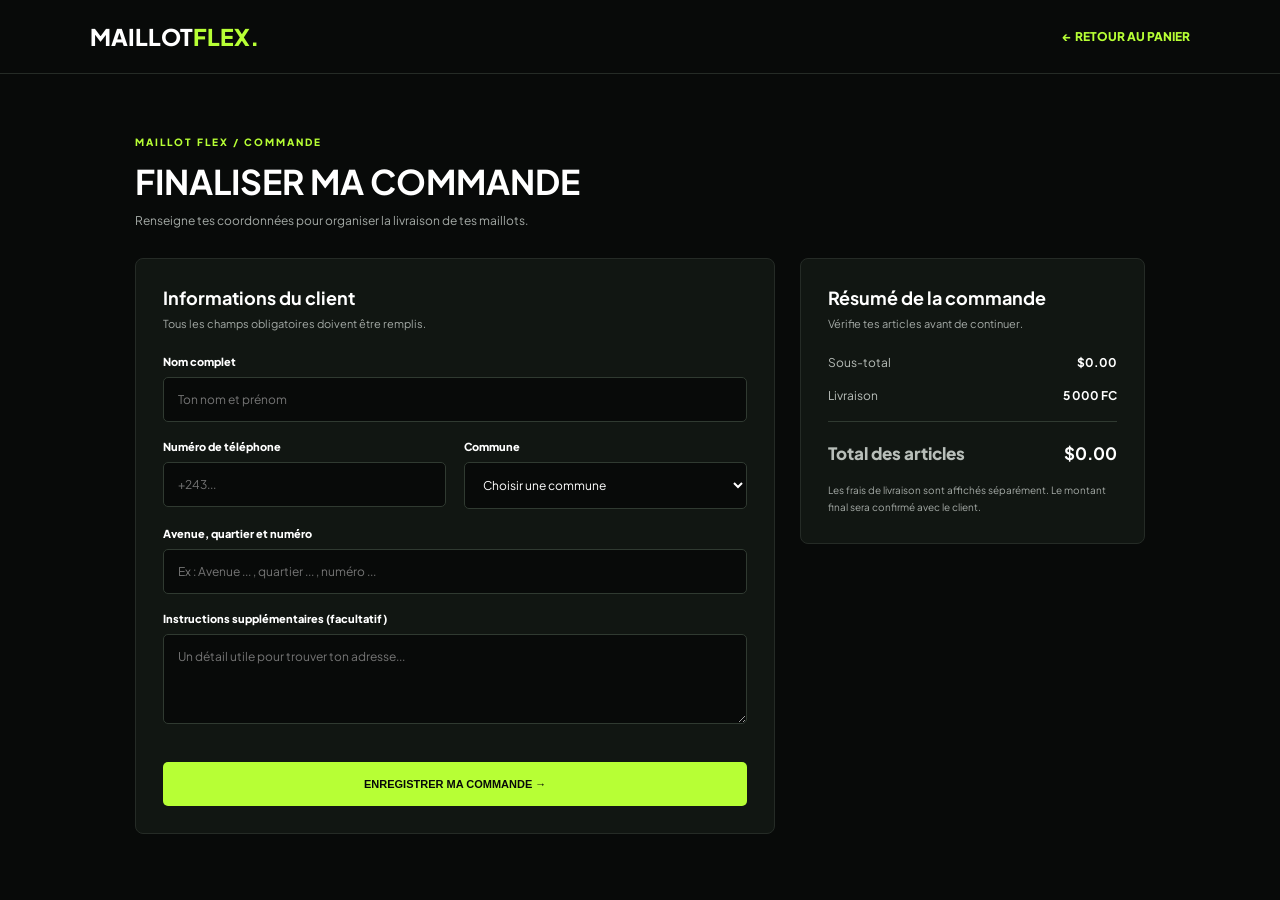
<file: templates/commande.html>
<!DOCTYPE html>
<html lang="fr">
<head>
    <meta charset="UTF-8">
    <meta name="viewport" content="width=device-width, initial-scale=1.0">
    <title>Finaliser ma commande | MAILLOT FLEX</title>

    <link href="https://fonts.googleapis.com/css2?family=Plus+Jakarta+Sans:wght@400;500;600;700;800;900&display=swap" rel="stylesheet">

    <style>
        *{margin:0;padding:0;box-sizing:border-box}
        body{background:#080a09;color:white;font-family:'Plus Jakarta Sans',sans-serif}
        header{padding:22px 7%;display:flex;justify-content:space-between;align-items:center;border-bottom:1px solid #252b26}
        .logo{font-size:23px;font-weight:900;color:white;text-decoration:none}
        .logo span{color:#b7ff35}
        header a:last-child{color:#b7ff35;text-decoration:none;font-size:12px;font-weight:800}
        main{max-width:1050px;margin:55px auto;padding:0 20px}
        .titre{margin-bottom:30px}
        .titre small{color:#b7ff35;font-size:10px;font-weight:900;letter-spacing:2px}
        .titre h1{font-size:34px;margin-top:10px}
        .titre p{color:#a4aaa6;font-size:12px;margin-top:10px}
        .grille{display:grid;grid-template-columns:1.3fr .7fr;gap:25px;align-items:start}
        .bloc{background:#111612;border:1px solid #252b26;border-radius:8px;padding:27px}
        .bloc h2{font-size:18px;margin-bottom:8px}
        .description{color:#a4aaa6;font-size:11px;margin-bottom:25px}
        .formulaire{display:grid;grid-template-columns:1fr 1fr;gap:18px}
        .champ{display:flex;flex-direction:column;gap:9px}
        .complet{grid-column:1/-1}
        label{font-size:11px;font-weight:800}
        input,select,textarea{width:100%;padding:14px;background:#080a09;color:white;border:1px solid #303a31;border-radius:5px;font-family:inherit;font-size:12px;outline:none}
        input:focus,select:focus,textarea:focus{border-color:#b7ff35}
        textarea{min-height:90px;resize:vertical}
        .resume-ligne{display:flex;justify-content:space-between;gap:10px;margin:18px 0;color:#b8beb9;font-size:12px}
        .resume-ligne strong{color:white}
        .total{border-top:1px solid #303a31;padding-top:20px;font-size:17px;font-weight:900}
        .bouton{width:100%;background:#b7ff35;color:#080a09;border:0;border-radius:5px;padding:16px;font-size:11px;font-weight:900;cursor:pointer;margin-top:20px}
        .bouton:disabled{opacity:.6;cursor:wait}
        .note{font-size:10px;color:#a4aaa6;line-height:1.7;margin-top:15px}
        .erreur{display:none;background:#381818;color:#ff9999;padding:12px;border-radius:5px;font-size:12px;margin-bottom:15px}
        @media(max-width:750px){
            .grille{grid-template-columns:1fr}
            .formulaire{grid-template-columns:1fr}
            .complet{grid-column:auto}
            .titre h1{font-size:27px}
            .bloc{padding:19px}
        }
    </style>
</head>

<body>

<header>
    <a href="/" class="logo">MAILLOT<span>FLEX.</span></a>
    <a href="/panier">← RETOUR AU PANIER</a>
</header>

<main>
    <div class="titre">
        <small>MAILLOT FLEX / COMMANDE</small>
        <h1>FINALISER MA COMMANDE</h1>
        <p>Renseigne tes coordonnées pour organiser la livraison de tes maillots.</p>
    </div>

    <div class="grille">

        <section class="bloc">
            <h2>Informations du client</h2>
            <p class="description">Tous les champs obligatoires doivent être remplis.</p>

            <div class="erreur" id="erreur"></div>

            <form class="formulaire" id="formCommande">

                <div class="champ complet">
                    <label>Nom complet</label>
                    <input type="text" id="nom" name="nom"
                           placeholder="Ton nom et prénom" required>
                </div>

                <div class="champ">
                    <label>Numéro de téléphone</label>
                    <input type="tel" id="telephone" name="telephone"
                           placeholder="+243..." required>
                </div>

                <div class="champ">
                    <label>Commune</label>
                    <select id="commune" name="commune" required>
                        <option value="">Choisir une commune</option>
                        <option>Gombe</option>
                        <option>Kinshasa</option>
                        <option>Kintambo</option>
                        <option>Ngaliema</option>
                        <option>Lingwala</option>
                        <option>Barumbu</option>
                        <option>Bandalungwa</option>
                        <option>Ngiri-Ngiri</option>
                        <option>Kalamu</option>
                        <option>Kasa-Vubu</option>
                        <option>Matete</option>
                        <option>Limete</option>
                        <option>Masina</option>
                        <option>Ndjili</option>
                        <option>Kimbanseke</option>
                        <option>Mont-Ngafula</option>
                        <option>Lemba</option>
                        <option>Ngaba</option>
                        <option>Kisenso</option>
                        <option>Selembao</option>
                        <option>Bumbu</option>
                        <option>Makala</option>
                        <option>Maluku</option>
                        <option>Nsele</option>
                    </select>
                </div>

                <div class="champ complet">
                    <label>Avenue, quartier et numéro</label>
                    <input type="text" id="adresse" name="adresse"
                           placeholder="Ex : Avenue ... , quartier ... , numéro ..." required>
                </div>

                <div class="champ complet">
                    <label>Instructions supplémentaires (facultatif)</label>
                    <textarea id="instructions" name="instructions"
                              placeholder="Un détail utile pour trouver ton adresse..."></textarea>
                </div>

                <div class="champ complet">
                    <button class="bouton" type="submit">
                        ENREGISTRER MA COMMANDE →
                    </button>
                </div>

            </form>
        </section>

        <aside class="bloc">
            <h2>Résumé de la commande</h2>
            <p class="description">Vérifie tes articles avant de continuer.</p>

            <div id="articles"></div>

            <div class="resume-ligne">
                <span>Sous-total</span>
                <strong id="sousTotal">$0.00</strong>
            </div>

            <div class="resume-ligne">
                <span>Livraison</span>
                <strong>5 000 FC</strong>
            </div>

            <div class="resume-ligne total">
                <span>Total des articles</span>
                <strong id="total">$0.00</strong>
            </div>

            <p class="note">
                Les frais de livraison sont affichés séparément.
                Le montant final sera confirmé avec le client.
            </p>
        </aside>

    </div>
</main>

<script>
const CLE_PANIER = "mailFlexCart";

function lirePanier(){
    try{
        return JSON.parse(localStorage.getItem(CLE_PANIER)) || [];
    }catch{
        return [];
    }
}

function afficherResume(){
    const panier = lirePanier();
    const articles = document.getElementById("articles");
    let total = 0;

    articles.innerHTML = "";

    panier.forEach(article => {
        const quantite = Math.max(1, Number(article.quantity) || 1);
        const prix = Number(article.price) || 12;
        const montant = prix * quantite;
        total += montant;

        const ligne = document.createElement("div");
        ligne.className = "resume-ligne";

        const nom = document.createElement("span");
        nom.textContent = (article.name || "Maillot") + " × " + quantite;

        const prixElement = document.createElement("strong");
        prixElement.textContent = "$" + montant.toFixed(2);

        ligne.append(nom, prixElement);
        articles.appendChild(ligne);
    });

    document.getElementById("sousTotal").textContent = "$" + total.toFixed(2);
    document.getElementById("total").textContent = "$" + total.toFixed(2);
}


// ENREGISTREMENT DE LA COMMANDE DANS FLASK

document.getElementById("formCommande").addEventListener("submit", async function(e){

    e.preventDefault();

    const panier = lirePanier();
    const erreur = document.getElementById("erreur");

    erreur.style.display = "none";

    if(panier.length === 0){
        erreur.textContent = "Ton panier est vide. Ajoute d'abord un maillot.";
        erreur.style.display = "block";
        return;
    }

    const donnees = {
        nom: document.getElementById("nom").value.trim(),
        telephone: document.getElementById("telephone").value.trim(),
        commune: document.getElementById("commune").value,
        adresse: document.getElementById("adresse").value.trim(),
        instructions: document.getElementById("instructions").value.trim(),
        panier: panier
    };

    if(!donnees.nom || !donnees.telephone || !donnees.commune || !donnees.adresse){
        erreur.textContent = "Remplis tous les champs obligatoires.";
        erreur.style.display = "block";
        return;
    }

    const bouton = document.querySelector("#formCommande button[type='submit']");

    bouton.disabled = true;
    bouton.textContent = "ENREGISTREMENT EN COURS...";

    try{

        const reponse = await fetch("/commande/confirmation", {
            method: "POST",
            headers: {
                "Content-Type": "application/json"
            },
            body: JSON.stringify(donnees)
        });

        const resultat = await reponse.json();

        if(!reponse.ok || !resultat.success){
            throw new Error(resultat.message || "Impossible d'enregistrer la commande.");
        }

        localStorage.removeItem(CLE_PANIER);

        window.location.href = "/commande/confirmation?numero=" + encodeURIComponent(resultat.numero);

    }catch(erreurEnvoi){

        erreur.textContent = erreurEnvoi.message || "Erreur de connexion au serveur.";
        erreur.style.display = "block";

        bouton.disabled = false;
        bouton.textContent = "ENREGISTRER MA COMMANDE →";

    }

});

afficherResume();

</script>

</body>
</html>
</file>
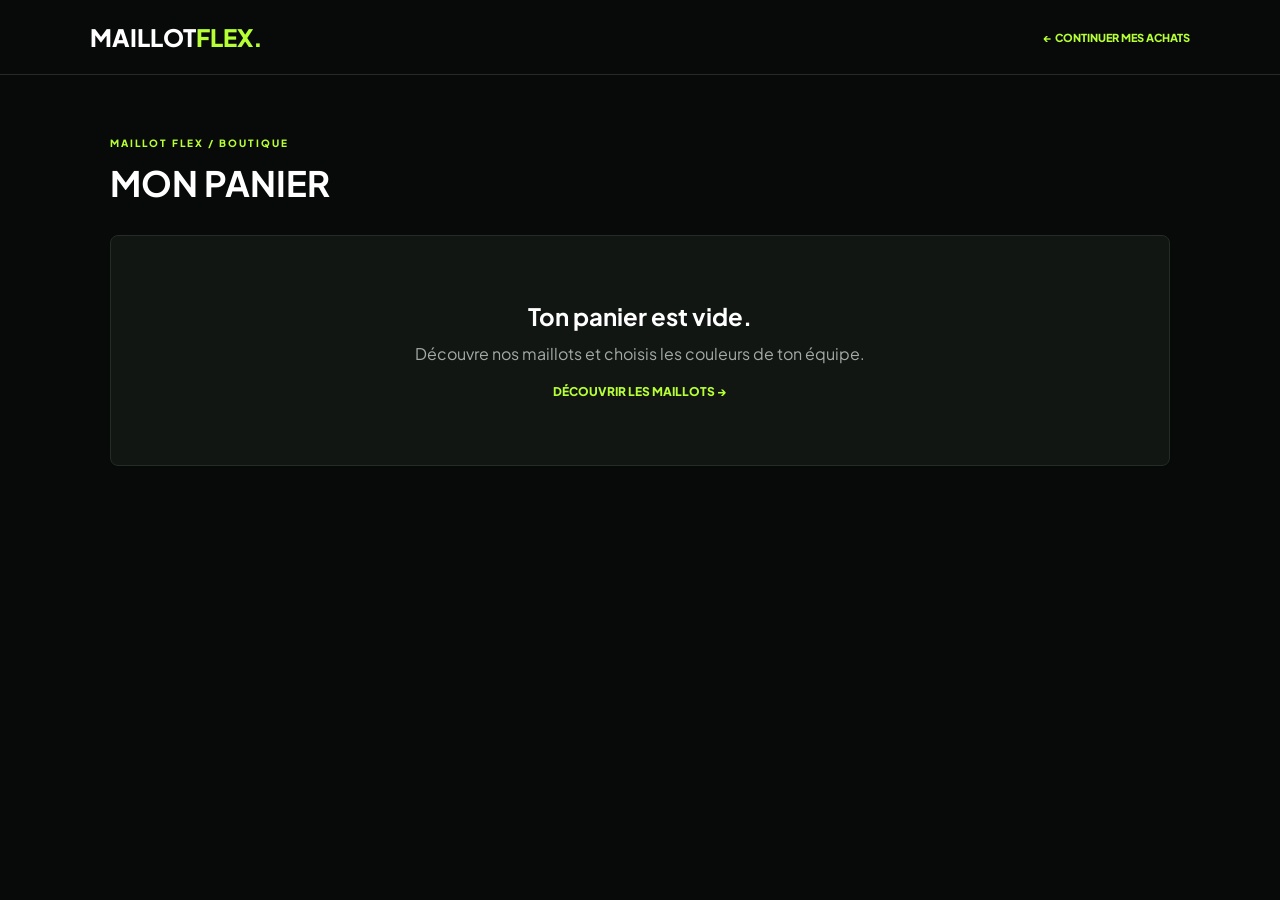
<file: templates/panier.html>
<!DOCTYPE html>
<html lang="fr">
<head>
<meta charset="UTF-8">
<meta name="viewport" content="width=device-width, initial-scale=1.0">
<title>Mon panier | MAILLOT FLEX</title>

<link href="https://fonts.googleapis.com/css2?family=Plus+Jakarta+Sans:wght@400;500;600;700;800;900&display=swap" rel="stylesheet">

<style>
*{margin:0;padding:0;box-sizing:border-box}

:root{
    --black:#080a09;
    --panel:#111612;
    --green:#b7ff35;
    --white:#fff;
    --muted:#a4aaa6;
    --border:#252b26;
}

body{
    background:var(--black);
    color:var(--white);
    font-family:'Plus Jakarta Sans',sans-serif;
}

header{
    padding:22px 7%;
    display:flex;
    justify-content:space-between;
    align-items:center;
    border-bottom:1px solid var(--border);
}

.logo{
    color:white;
    font-size:24px;
    font-weight:900;
    text-decoration:none;
}

.logo span{color:var(--green)}

header a.retour{
    color:var(--green);
    font-size:11px;
    font-weight:800;
    text-decoration:none;
}

main{
    max-width:1100px;
    margin:55px auto;
    padding:0 20px;
}

.titre{margin-bottom:30px}

.titre small{
    color:var(--green);
    font-size:10px;
    font-weight:900;
    letter-spacing:2px;
}

.titre h1{
    font-size:35px;
    margin-top:10px;
}

.contenu{
    display:grid;
    grid-template-columns:1.6fr .8fr;
    gap:25px;
    align-items:start;
}

.liste,.resume{
    background:var(--panel);
    border:1px solid var(--border);
    border-radius:8px;
    padding:25px;
}

.liste h2,.resume h2{
    font-size:18px;
    margin-bottom:20px;
}

.article{
    display:grid;
    grid-template-columns:100px 1fr auto;
    gap:18px;
    align-items:center;
    padding:18px 0;
    border-bottom:1px solid var(--border);
}

.article:last-child{border-bottom:none}

.article img{
    width:100px;
    height:110px;
    object-fit:contain;
    background:#1b221c;
    border-radius:5px;
    padding:5px;
}

.article h3{
    font-size:14px;
    margin-bottom:7px;
}

.article p{
    color:var(--muted);
    font-size:11px;
    margin-bottom:8px;
}

.article strong{
    color:var(--green);
    font-size:14px;
}

.quantite{
    display:flex;
    align-items:center;
    gap:12px;
    margin-top:12px;
}

.quantite button{
    background:#242c25;
    color:white;
    border:1px solid #343e35;
    width:29px;
    height:29px;
    border-radius:4px;
    cursor:pointer;
    font-size:17px;
}

.quantite button:hover{background:var(--green);color:#080a09}

.supprimer{
    background:transparent;
    color:#ff7777;
    border:none;
    font-size:11px;
    cursor:pointer;
    margin-top:10px;
}

.supprimer:hover{text-decoration:underline}

.article-prix{
    white-space:nowrap;
    text-align:right;
}

.ligne{
    display:flex;
    justify-content:space-between;
    gap:10px;
    margin:17px 0;
    color:#b8beb9;
    font-size:12px;
}

.ligne strong{color:white}

.ligne.total{
    border-top:1px solid #333b34;
    padding-top:20px;
    color:white;
    font-size:16px;
    font-weight:900;
}

.ligne.total strong{color:var(--green)}

.bouton{
    display:block;
    width:100%;
    background:var(--green);
    color:#080a09;
    text-align:center;
    padding:16px;
    border:none;
    border-radius:4px;
    text-decoration:none;
    font-size:11px;
    font-weight:900;
    margin-top:22px;
    cursor:pointer;
}

.bouton:hover{background:white}

.bouton:disabled{
    opacity:.4;
    cursor:not-allowed;
}

.note{
    color:var(--muted);
    font-size:10px;
    line-height:1.7;
    margin-top:15px;
}

.vide{
    text-align:center;
    padding:65px 15px;
    color:var(--muted);
    background:var(--panel);
    border:1px solid var(--border);
    border-radius:8px;
}

.vide h2{color:white;margin-bottom:12px}

.vide a{
    display:inline-block;
    margin-top:20px;
    color:var(--green);
    text-decoration:none;
    font-size:12px;
    font-weight:800;
}

@media(max-width:750px){
    .contenu{grid-template-columns:1fr}
    .titre h1{font-size:28px}
    .liste,.resume{padding:16px}
    .article{grid-template-columns:75px 1fr;gap:12px}
    .article img{width:75px;height:90px}
    .article-prix{grid-column:2;text-align:left}
}

@media(max-width:400px){
    header{padding:18px 5%}
    .logo{font-size:20px}
    header a.retour{font-size:9px}
}
</style>
</head>

<body>

<header>
    <a href="/" class="logo">MAILLOT<span>FLEX.</span></a>
    <a href="/boutique" class="retour">← CONTINUER MES ACHATS</a>
</header>

<main>
    <div class="titre">
        <small>MAILLOT FLEX / BOUTIQUE</small>
        <h1>MON PANIER</h1>
    </div>

    <div id="panierVide" class="vide" style="display:none">
        <h2>Ton panier est vide.</h2>
        <p>Découvre nos maillots et choisis les couleurs de ton équipe.</p>
        <a href="/boutique">DÉCOUVRIR LES MAILLOTS →</a>
    </div>

    <div class="contenu" id="panierContenu">

        <div class="liste">
            <h2>Mes articles</h2>
            <div id="listeArticles"></div>
        </div>

        <div class="resume">
            <h2>Résumé de la commande</h2>

            <div class="ligne">
                <span>Sous-total</span>
                <strong id="sousTotal">$0.00</strong>
            </div>

            <div class="ligne">
                <span>Livraison</span>
                <strong>5 000 FC</strong>
            </div>

            <div class="ligne total">
                <span>Total des articles</span>
                <strong id="totalArticles">$0.00</strong>
            </div>

            <a href="/commande" class="bouton" id="boutonCommande">
                PASSER LA COMMANDE →
            </a>

            <p class="note">
                Prix des maillots en dollars. Frais de livraison de 5 000 FC.
                Le montant final sera confirmé avant validation.
            </p>
        </div>

    </div>
</main>

<script>
const CLE_PANIER = "mailFlexCart";

function lirePanier(){
    try{
        const donnees = JSON.parse(localStorage.getItem(CLE_PANIER));
        return Array.isArray(donnees) ? donnees : [];
    }catch{
        return [];
    }
}

function enregistrerPanier(panier){
    localStorage.setItem(CLE_PANIER,JSON.stringify(panier));
}

function afficherPanier(){
    const panier = lirePanier();
    const liste = document.getElementById("listeArticles");
    const contenu = document.getElementById("panierContenu");
    const vide = document.getElementById("panierVide");
    const bouton = document.getElementById("boutonCommande");

    liste.innerHTML = "";

    if(panier.length === 0){
        contenu.style.display = "none";
        vide.style.display = "block";
        return;
    }

    contenu.style.display = "grid";
    vide.style.display = "none";

    let total = 0;

    panier.forEach((article,index)=>{
        const prix = Number(article.price) || 12;
        const quantite = Math.max(1,parseInt(article.quantity,10)||1);
        const montant = prix * quantite;

        total += montant;

        const element = document.createElement("div");
        element.className = "article";

        const image = document.createElement("img");
        image.src = article.image || "";
        image.alt = article.name || "Maillot";
        image.onerror = function(){
            this.onerror = null;
            this.src = "/static/images/maillot-placeholder.png";
        };

        const details = document.createElement("div");

        const nom = document.createElement("h3");
        nom.textContent = article.name || "Maillot de football";

        const taille = document.createElement("p");
        taille.textContent = "Taille : " + (article.size || "M");

        const prixTexte = document.createElement("strong");
        prixTexte.textContent = "$" + prix.toFixed(2);

        const controles = document.createElement("div");
        controles.className = "quantite";

        const moins = document.createElement("button");
        moins.textContent = "−";
        moins.type = "button";
        moins.setAttribute("aria-label","Diminuer la quantité");
        moins.addEventListener("click",()=>modifierQuantite(index,-1));

        const nombre = document.createElement("span");
        nombre.textContent = quantite;

        const plus = document.createElement("button");
        plus.textContent = "+";
        plus.type = "button";
        plus.setAttribute("aria-label","Augmenter la quantité");
        plus.addEventListener("click",()=>modifierQuantite(index,1));

        const supprimer = document.createElement("button");
        supprimer.className = "supprimer";
        supprimer.textContent = "Supprimer";
        supprimer.type = "button";
        supprimer.addEventListener("click",()=>supprimerArticle(index));

        controles.append(moins,nombre,plus);
        details.append(nom,taille,prixTexte,controles,supprimer);

        const montantArticle = document.createElement("strong");
        montantArticle.className = "article-prix";
        montantArticle.textContent = "$" + montant.toFixed(2);

        element.append(image,details,montantArticle);
        liste.appendChild(element);
    });

    document.getElementById("sousTotal").textContent = "$"+total.toFixed(2);
    document.getElementById("totalArticles").textContent = "$"+total.toFixed(2);
    bouton.style.display = "block";
}

function modifierQuantite(index,changement){
    const panier = lirePanier();

    if(!panier[index]) return;

    const quantite = (parseInt(panier[index].quantity,10)||1)+changement;

    if(quantite <= 0){
        panier.splice(index,1);
    }else{
        panier[index].quantity = quantite;
    }

    enregistrerPanier(panier);
    afficherPanier();
}

function supprimerArticle(index){
    const panier = lirePanier();
    panier.splice(index,1);
    enregistrerPanier(panier);
    afficherPanier();
}

afficherPanier();
</script>

</body>
</html>
</file>
